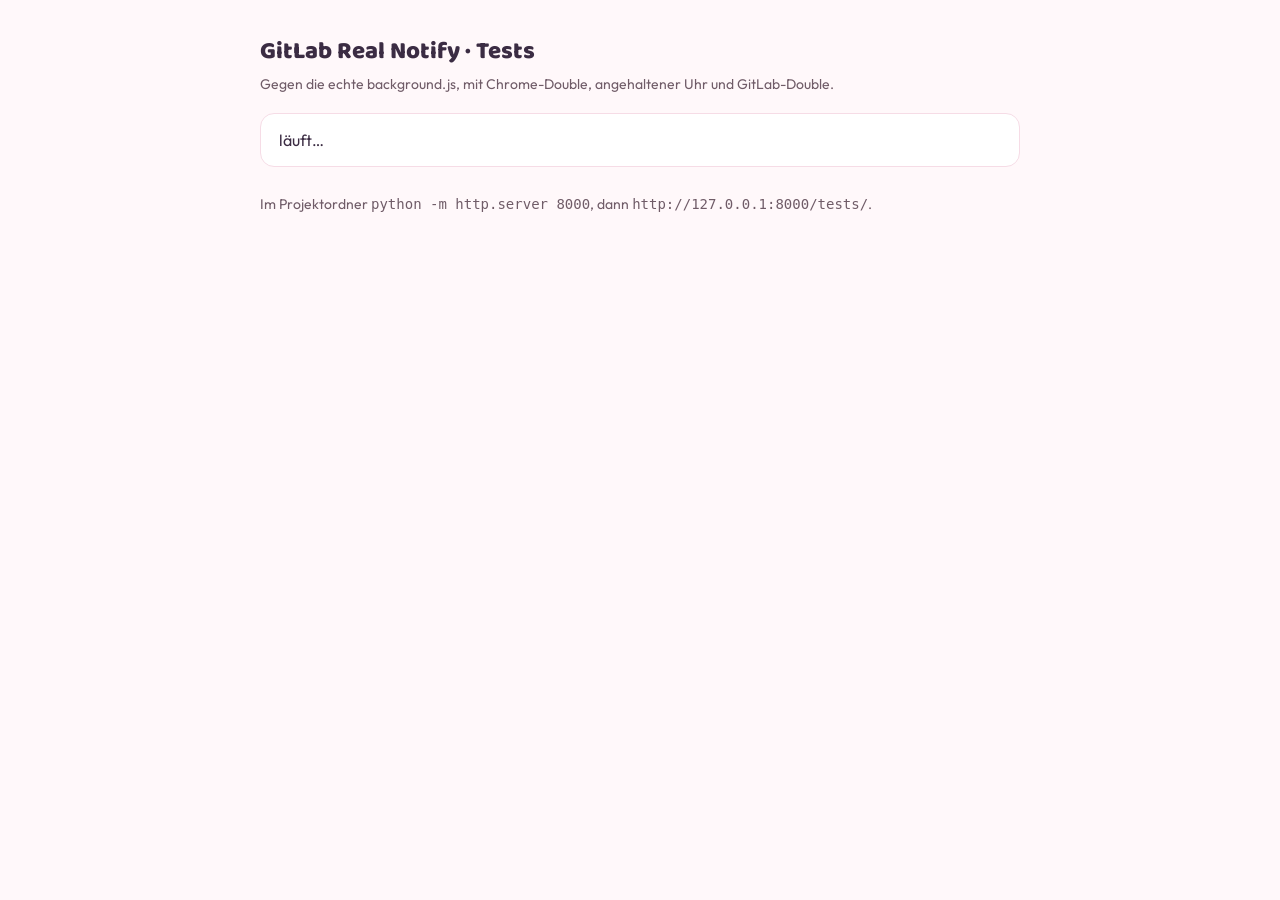
<file: tests/index.html>
<!DOCTYPE html>
<html lang="de">
<head>
<meta charset="utf-8" />
<meta name="viewport" content="width=device-width, initial-scale=1" />
<title>GitLab Real Notify · Tests</title>
<link rel="stylesheet" href="../theme.css" />
<style>
  * { box-sizing: border-box; margin: 0; padding: 0; }
  body {
    background: var(--bg); color: var(--ink);
    font-family: var(--font-body);
    padding: 32px 24px 64px;
    display: flex; justify-content: center;
  }
  main { width: 100%; max-width: 760px; }
  h1 { font-family: var(--font-display); font-weight: 800; font-size: 24px; }
  .lede { font-size: 14px; color: var(--muted); margin-top: 4px; }
  .summary {
    margin: 20px 0 24px; padding: 16px 18px;
    border-radius: 14px; border: 1px solid var(--line); background: var(--panel);
  }
  .summary .big { font-family: var(--font-display); font-weight: 800; font-size: 28px; }
  .pass { color: var(--mint-ink); }
  .fail { color: var(--accent-ink); }
  .suite { margin-bottom: 18px; }
  .suite h2 {
    font-family: var(--font-display); font-weight: 700; font-size: 15px;
    padding-bottom: 6px; border-bottom: 1px solid var(--line-soft);
  }
  ul { list-style: none; margin-top: 8px; }
  li { font-size: 14px; line-height: 1.7; }
  li.no { color: var(--accent-ink); }
  .detail { font-family: var(--font-mono); font-size: 14px; color: var(--muted-2); white-space: pre-wrap; }
  code { font-family: var(--font-mono); font-size: 14px; }
  .hint { margin-top: 28px; font-size: 14px; color: var(--muted); }
</style>
</head>
<body>
  <main>
    <h1>GitLab Real Notify · Tests</h1>
    <p class="lede">Gegen die echte background.js, mit Chrome-Double, angehaltener Uhr und GitLab-Double.</p>
    <div class="summary" id="summary">läuft…</div>
    <div id="report"></div>
    <p class="hint">Im Projektordner <code>python -m http.server 8000</code>, dann
      <code>http://127.0.0.1:8000/tests/</code>.</p>
  </main>

  <script src="harness.js"></script>
  <script src="suite-poll.js"></script>
  <script src="suite-newmrs.js"></script>
  <script>
  (async () => {
    const report = await RN.run();
    const alle = report.reduce((a, s) => a.concat(s.results), []);
    const fehler = alle.filter((r) => !r.ok);
    const sum = document.getElementById("summary");
    const big = document.createElement("span");
    big.className = "big " + (fehler.length ? "fail" : "pass");
    big.textContent = fehler.length ? fehler.length + " von " + alle.length + " fehlgeschlagen"
                                    : alle.length + " Prüfungen grün";
    sum.textContent = "";
    sum.appendChild(big);

    const out = document.getElementById("report");
    for (const s of report) {
      const div = document.createElement("div");
      div.className = "suite";
      const h = document.createElement("h2");
      h.textContent = s.name;
      div.appendChild(h);
      const ul = document.createElement("ul");
      for (const r of s.results) {
        const li = document.createElement("li");
        li.className = r.ok ? "ok" : "no";
        li.textContent = (r.ok ? "✓ " : "✕ ") + r.name;
        if (!r.ok && r.detail != null) {
          const d = document.createElement("div");
          d.className = "detail";
          d.textContent = typeof r.detail === "string" ? r.detail : JSON.stringify(r.detail);
          li.appendChild(d);
        }
        ul.appendChild(li);
      }
      div.appendChild(ul);
      out.appendChild(div);
    }
    document.title = (fehler.length ? "FAIL " + fehler.length : "PASS") + " · Real Notify Tests";
    window.__rnResult = { total: alle.length, failed: fehler.length, failures: fehler };
  })();
  </script>
</body>
</html>
</file>
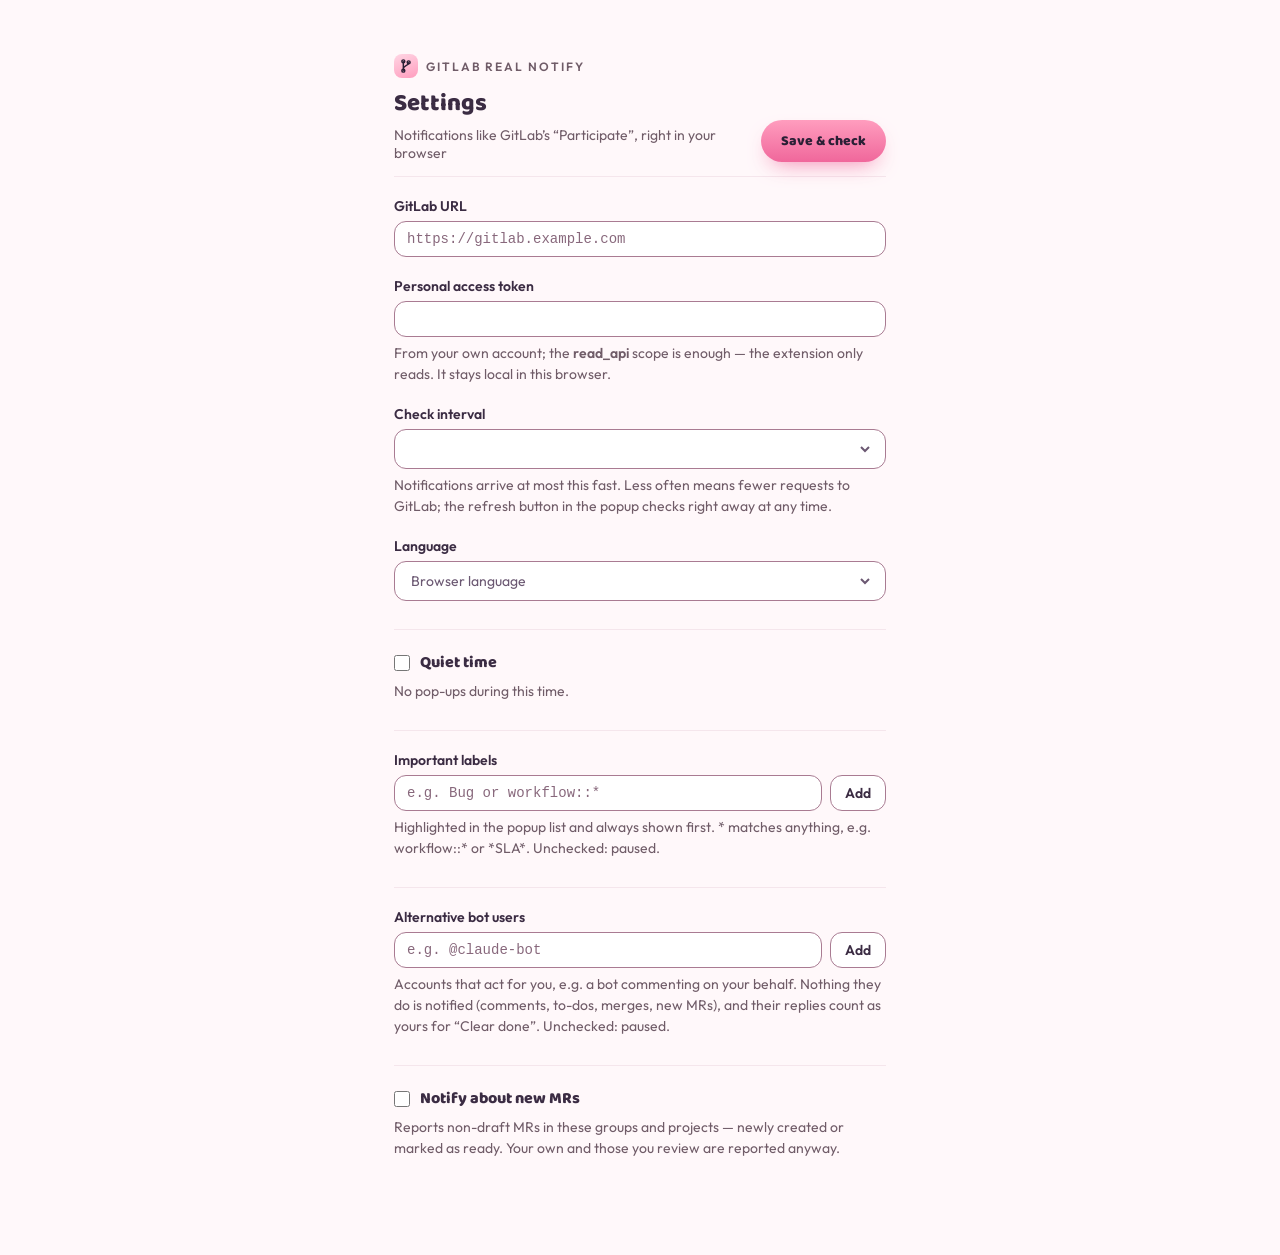
<file: options.html>
<!DOCTYPE html>
<html lang="en">
<head>
<meta charset="utf-8" />
<meta name="viewport" content="width=device-width, initial-scale=1" />
<title data-i18n="pageTitle">GitLab Real Notify · Settings</title>
<link rel="stylesheet" href="theme.css" />
<style>
  * { box-sizing: border-box; margin: 0; padding: 0; }
  body {
    background: var(--bg);
    color: var(--ink);
    font-family: var(--font-body);
    display: flex; justify-content: center;
    padding: 26px 24px 64px;
  }
  main { width: 100%; max-width: 560px; padding: 14px 34px 32px; }

  /* Kopf bleibt beim Scrollen stehen — der einzige Speichern-Knopf ist sonst
     weit weg von den Listen unten. */
  .top {
    position: sticky; top: 0; z-index: 1;
    background: var(--bg);
    display: flex; justify-content: space-between; align-items: flex-end;
    gap: 20px;
    border-bottom: 1px solid var(--track);
    padding: 14px 0;
    margin-bottom: 20px;
  }
  .brand { display: flex; align-items: center; gap: 8px; margin-bottom: 6px; }
  .brand .eyebrow { font-size: 12px; letter-spacing: 0.16em; font-weight: 700; } /* wie im Popup */
  h1 { font-family: var(--font-display); font-weight: 800; font-size: 24px; }
  .lede { margin-top: 3px; font-size: 14px; color: var(--muted); }
  #save { padding: 10px 20px; font-size: 14px; flex-shrink: 0; }

  .notiz {
    margin: 0 0 20px; padding: 10px 12px;
    border-radius: 12px; background: var(--tally-bg);
    font-size: 14px; line-height: 1.55; color: var(--ink);
  }
  .notiz.ok { background: var(--ok-bg); color: var(--ok-ink); font-weight: 600; }

  /* minmax(0,…): sonst wächst die Spalte mit dem längsten Pfad und die Seite scrollt seitwärts. */
  .grid { display: grid; grid-template-columns: minmax(0, 1fr); gap: 20px; }
  label {
    display: block;
    font-size: 14px; font-weight: var(--label-weight); color: var(--label);
    margin-bottom: 6px;
  }
  .field {
    display: flex; align-items: center;
    background: var(--panel);
    border: 1px solid var(--field-line);
    border-radius: 12px;
    padding: 9px 12px;
  }
  /* Gleicher Mint-Ring wie bei allen anderen Bedienelementen. */
  .field:focus-within { border-color: var(--accent-ink); box-shadow: 0 0 0 3px var(--mint); }
  .field input {
    flex: 1; min-width: 0;
    border: none; background: transparent; color: var(--field-ink);
    font-family: var(--font-mono); font-size: 14px;
  }
  .field input:focus, .field select:focus { outline: none; }
  .field input::placeholder { color: var(--muted-2); opacity: 1; }
  .field select {
    flex: 1; min-width: 0;
    border: none; background: transparent; color: var(--field-ink);
    font-family: var(--font-body); font-size: 14px; cursor: pointer;
  }
  .field select option { background: var(--panel); color: var(--ink); }
  .feldhinweis { margin-top: 6px; font-size: 14px; line-height: 1.5; color: var(--muted); }
  .feldhinweis a { color: var(--accent-ink); }

  /* ── Neue MRs ─────────────────────────────────────── */
  .block { margin-top: 28px; padding-top: 20px; border-top: 1px solid var(--track); }
  .switch {
    display: flex; align-items: center; gap: 10px; margin: 0;
    font-family: var(--font-display); font-size: 16px; font-weight: 700; color: var(--ink);
    cursor: pointer;
  }
  .switch input, .rows input { width: 16px; height: 16px; accent-color: var(--accent-lo); cursor: pointer; }
  #mrBox { display: grid; grid-template-columns: minmax(0, 1fr); gap: 20px; margin-top: 18px; }

  .quietRow { display: flex; flex-wrap: wrap; align-items: flex-end; gap: 12px 16px; margin-top: 14px; }
  .quietRow[hidden] { display: none; }
  .quietRow .field input { font-family: var(--font-body); }
  .check { display: flex; align-items: center; gap: 8px; margin: 0 0 10px; cursor: pointer; }
  .check input { width: 16px; height: 16px; accent-color: var(--accent-lo); cursor: pointer; }

  .rows { list-style: none; margin-bottom: 8px; }
  .rows:empty { display: none; }
  .rows li {
    display: flex; align-items: center; gap: 8px;
    padding: 4px 4px 4px 2px; border-bottom: 1px solid var(--line-soft);
  }
  .rows label {
    flex: 1; min-width: 0; display: flex; align-items: center; gap: 8px; margin: 0;
    font-family: var(--font-mono); font-size: 14px; font-weight: 400; color: var(--field-ink);
    cursor: pointer;
  }
  .rows label span { overflow: hidden; text-overflow: ellipsis; white-space: nowrap; }
  .rows li.off label span { text-decoration: line-through; color: var(--muted-2); }
  .tag { font-size: 14px; color: var(--muted); flex-shrink: 0; }
  .tag.bad { color: var(--accent-ink); font-weight: 600; }
  button.x {
    flex-shrink: 0; width: 28px; height: 28px;
    border: none; border-radius: 8px; background: transparent;
    color: var(--muted-2); font-size: 18px; line-height: 1; cursor: pointer;
  }
  button.x:hover { color: var(--accent-ink); background: var(--hover); }
  button.x:focus-visible { outline: 3px solid var(--mint); outline-offset: -3px; }

  .add { display: flex; gap: 8px; }
  .add .field { flex: 1; }
  .add button {
    flex-shrink: 0; padding: 0 14px;
    background: var(--panel); border: 1px solid var(--field-line); border-radius: 12px;
    font-family: var(--font-body); font-size: 14px; font-weight: 600; color: var(--ink);
    cursor: pointer;
  }
  .add button:hover { border-color: var(--accent); color: var(--accent-ink); }
  .add button:focus-visible { outline: 3px solid var(--mint); outline-offset: 2px; }

  @media (max-width: 520px) {
    main { padding: 24px 4px 32px; }
    .top { flex-direction: column; align-items: flex-start; }
  }
</style>
</head>
<body>
  <main>
    <div class="top">
      <div>
        <div class="brand">
          <div class="mark" aria-hidden="true">
            <svg viewBox="0 0 24 24" fill="none" stroke="var(--icon-ink)" stroke-width="2.2" stroke-linecap="round">
              <path d="M8 5.5v13M16 7c0 5-8 4-8 9" />
              <circle cx="8" cy="5" r="2.2" /><circle cx="8" cy="19" r="2.2" /><circle cx="16" cy="6.5" r="2.2" />
            </svg>
          </div>
          <span class="eyebrow">GitLab Real Notify</span>
        </div>
        <h1 data-i18n="settings">Settings</h1>
        <p class="lede" data-i18n="lede">Notifications like GitLab’s “Participate”, right in your browser</p>
      </div>
      <button class="pill" id="save" data-i18n="save">Save &amp; check</button>
    </div>

    <p class="notiz" id="notiz" hidden role="status"></p>

    <div class="grid">
      <div>
        <label for="url" data-i18n="urlLabel">GitLab URL</label>
        <div class="field">
          <input id="url" type="url" spellcheck="false" placeholder="https://gitlab.example.com" />
        </div>
      </div>

      <div>
        <label for="token" data-i18n="tokenLabel">Personal access token</label>
        <div class="field">
          <input id="token" type="password" spellcheck="false" autocomplete="off"
                 aria-describedby="tokenHint" />
        </div>
        <p class="feldhinweis" id="tokenHint">
          <span data-i18n="tokenHint1">From your own account; the </span><strong>read_api</strong><span
          data-i18n="tokenHint2"> scope is enough — the extension only reads.</span><span id="tokenLinkWrap" hidden>
          <a id="tokenLink" href="#" target="_blank" rel="noopener" data-i18n="tokenLink">Create a token in GitLab</a>.</span>
          <span data-i18n="tokenHint3">It stays local in this browser.</span>
        </p>
      </div>

      <div>
        <label for="interval" data-i18n="intervalLabel">Check interval</label>
        <div class="field">
          <select id="interval" aria-describedby="intervalHint"></select>
        </div>
        <p class="feldhinweis" id="intervalHint" data-i18n="intervalHint">
          Notifications arrive at most this fast. Less often means fewer requests to GitLab;
          the refresh button in the popup checks right away at any time.
        </p>
      </div>

      <div>
        <label for="lang" data-i18n="langLabel">Language</label>
        <div class="field">
          <select id="lang">
            <option value="auto" data-i18n="langAuto">Browser language</option>
            <option value="en">English</option>
            <option value="de">Deutsch</option>
          </select>
        </div>
      </div>
    </div>

    <section class="block" aria-labelledby="quietHead">
      <label class="switch"><input type="checkbox" id="quietOn" aria-describedby="quietHint" />
        <span id="quietHead" data-i18n="quietHead">Quiet time</span></label>
      <p class="feldhinweis" id="quietHint" data-i18n="quietHint">No pop-ups during this time.</p>
      <div class="quietRow" id="quietBox" hidden>
        <div>
          <label for="quietFrom" data-i18n="quietFrom">From</label>
          <div class="field"><input id="quietFrom" type="time" /></div>
        </div>
        <div>
          <label for="quietTo" data-i18n="quietTo">To</label>
          <div class="field"><input id="quietTo" type="time" /></div>
        </div>
        <label class="check"><input type="checkbox" id="quietWeekend" /> <span data-i18n="quietWeekend">All weekend</span></label>
      </div>
    </section>

    <section class="block">
      <label for="hotInput" data-i18n="hotLabel">Important labels</label>
      <ul class="rows" id="hotList"></ul>
      <div class="add">
        <div class="field"><input id="hotInput" list="lblSuggest" spellcheck="false" placeholder="e.g. Bug or workflow::*" data-i18n-placeholder="hotPlaceholder"
                                  aria-describedby="hotHint" /></div>
        <button type="button" id="hotAdd" data-i18n="add">Add</button>
      </div>
      <p class="feldhinweis" id="hotHint" data-i18n="hotHint">Highlighted in the popup list and always shown first.
        * matches anything, e.g. workflow::* or *SLA*. Unchecked: paused.</p>
    </section>

    <section class="block">
      <label for="userInput" data-i18n="userLabel">Alternative bot users</label>
      <ul class="rows" id="userList"></ul>
      <div class="add">
        <div class="field"><input id="userInput" spellcheck="false" placeholder="e.g. @claude-bot" data-i18n-placeholder="userPlaceholder"
                                  aria-describedby="userHint" /></div>
        <button type="button" id="userAdd" data-i18n="add">Add</button>
      </div>
      <p class="feldhinweis" id="userHint" data-i18n="userHint">Accounts that act for you, e.g. a bot commenting on
        your behalf. Nothing they do is notified (comments, to-dos, merges, new MRs), and their replies count as
        yours for “Clear done”. Unchecked: paused.</p>
    </section>

    <section class="block" aria-labelledby="mrHead">
      <label class="switch"><input type="checkbox" id="mrOn" aria-describedby="mrHint" />
        <span id="mrHead" data-i18n="mrHead">Notify about new MRs</span></label>
      <p class="feldhinweis" id="mrHint" data-i18n="mrHint">
        Reports non-draft MRs in these groups and projects — newly created or marked as
        ready. Your own and those you review are reported anyway.
      </p>

      <div id="mrBox" hidden>
        <div>
          <label for="nsInput" data-i18n="nsLabel">Groups and projects</label>
          <ul class="rows" id="nsList"></ul>
          <div class="add">
            <div class="field"><input id="nsInput" spellcheck="false" placeholder="e.g. example-group/team" data-i18n-placeholder="nsPlaceholder"
                                      aria-describedby="nsHint" /></div>
            <button type="button" id="nsAdd" data-i18n="add">Add</button>
          </div>
          <p class="feldhinweis" id="nsHint" data-i18n="nsHint">Path or link from GitLab. Groups include subgroups.
            Unchecked: paused.</p>
        </div>

        <div>
          <label for="lblInput" data-i18n="lblLabel">Ignore labels</label>
          <ul class="rows" id="lblList"></ul>
          <div class="add">
            <div class="field"><input id="lblInput" list="lblSuggest" spellcheck="false"
                                      placeholder="e.g. dependencies" data-i18n-placeholder="lblPlaceholder" aria-describedby="lblHint" /></div>
            <button type="button" id="lblAdd" data-i18n="add">Add</button>
          </div>
          <datalist id="lblSuggest"></datalist>
          <p class="feldhinweis" id="lblHint" data-i18n="lblHint">MRs with any of these labels are not reported,
            e.g. Renovate MRs labeled “dependencies”.</p>
        </div>
      </div>
    </section>
  </main>
  <script src="i18n.js"></script>
  <script src="options.js"></script>
</body>
</html>
</file>
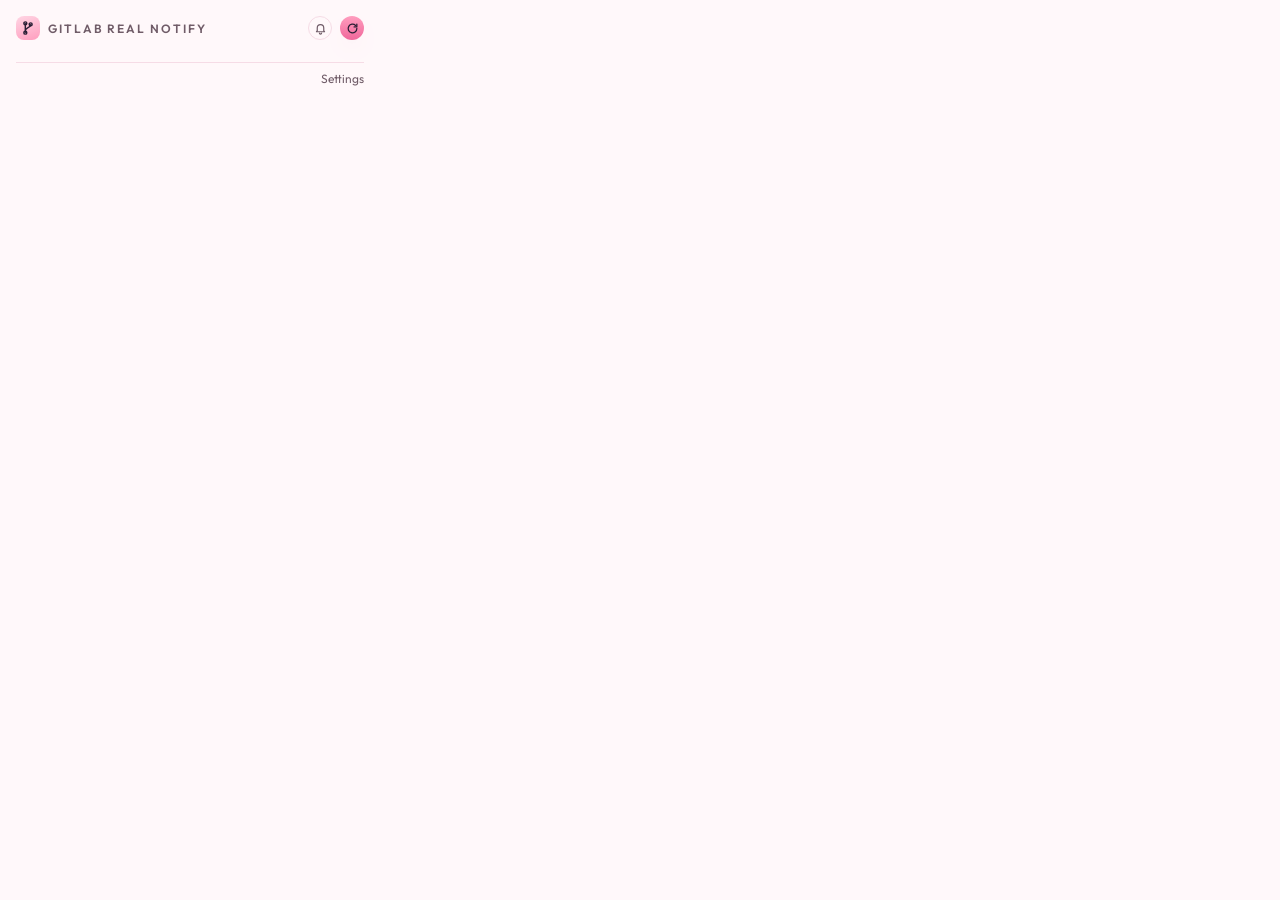
<file: popup.html>
<!DOCTYPE html>
<html lang="en">
<head>
<meta charset="utf-8" />
<link rel="stylesheet" href="theme.css" />
<style>
  * { box-sizing: border-box; margin: 0; padding: 0; }
  body {
    width: 380px; /* 14px-Text braucht Platz, sonst kappen die Titel früh */
    background: var(--bg);
    color: var(--ink);
    font-family: var(--font-body);
    padding: 16px;
  }

  .head { display: flex; align-items: center; gap: 8px; margin-bottom: 12px; }
  .head .eyebrow { flex: 1; font-size: 12px; letter-spacing: 0.16em; font-weight: 700; } /* bewusst klein: Marke, kein Lesetext */
  #check, #mute {
    width: 24px; height: 24px; padding: 0; /* so hoch wie die .mark-Plakette links */
    display: flex; align-items: center; justify-content: center;
  }
  #check svg, #mute svg { width: 13px; height: 13px; display: block; }
  /* Glocke: Nebenknopf ohne Füllung, damit „Jetzt prüfen“ die einzige Pille
     bleibt. Durchgestrichen und hervorgehoben, solange still ist. */
  #mute {
    border: 1px solid var(--line); border-radius: 999px;
    background: transparent; color: var(--muted); cursor: pointer;
  }
  #mute:hover { color: var(--accent-ink); background: var(--hover); }
  #mute:focus-visible { outline: 3px solid var(--mint); outline-offset: 2px; }
  #mute .slash { display: none; }
  #mute.quiet { color: var(--ink); background: var(--tally-bg); border-color: var(--accent-ink); }
  #mute.quiet .slash { display: inline; }
  #mute[hidden] { display: none; }
  /* Dreht sich, solange geprüft wird (busy); ohne Token nur ausgegraut (disabled). */
  #check.busy svg { animation: spin 0.8s linear infinite; }
  #check:disabled:not(.busy) { cursor: not-allowed; }
  @keyframes spin { to { transform: rotate(360deg); } }
  @media (prefers-reduced-motion: reduce) { #check.busy svg { animation: none; } }

  .error {
    padding: 10px 12px; margin-bottom: 10px;
    border-radius: 12px; background: var(--tally-bg);
    font-size: 14px; line-height: 1.5;
  }

  ul { list-style: none; max-height: 420px; overflow-y: auto; }
  li { display: flex; align-items: flex-start; }
  li + li { border-top: 1px solid var(--line-soft); }
  a.event {
    display: block; flex: 1; min-width: 0; padding: 8px 6px 8px 12px;
    color: inherit; text-decoration: none;
    border-radius: 8px; position: relative;
  }
  a.event:hover { background: var(--hover); }
  a.event:focus-visible { outline: 3px solid var(--mint); outline-offset: -3px; }
  /* Ungelesen: Punkt in Akzentfarbe plus fetter Titel, nicht nur Farbe. */
  a.event.unread::before {
    content: ""; position: absolute; left: 2px; top: 15px;
    width: 6px; height: 6px; border-radius: 50%; background: var(--accent-ink); /* 4,6:1, --accent war 2,8:1 */
  }
  a.event.unread .title { font-weight: 700; color: var(--ink); }
  /* Gelesene etwas zurücknehmen — im Dunkelmodus wirkt 400 sonst fast wie fett. */
  .title { font-size: 15px; line-height: 1.35; color: var(--label);
    overflow: hidden; text-overflow: ellipsis; white-space: nowrap; }
  .message { font-size: 14px; line-height: 1.4; color: var(--muted); margin-top: 2px;
    display: -webkit-box; -webkit-line-clamp: 2; -webkit-box-orient: vertical; overflow: hidden; }
  /* Genau eine Zeile: Labels, die nicht mehr passen, brechen in eine zweite
     Zeile um, die abgeschnitten ist — sie fehlen ganz statt halb. Alle stehen im Tooltip. */
  .when { font-size: 14px; color: var(--muted-2); margin-top: 2px;
    display: flex; flex-wrap: wrap; align-items: center; column-gap: 4px;
    line-height: 20px; height: 20px; overflow: hidden; white-space: nowrap; }
  /* Labels: klein, nur Umriss; ein sehr langes wird mit … gekürzt. */
  .when .label {
    flex: 0 0 auto; max-width: 160px;
    overflow: hidden; text-overflow: ellipsis;
    font-size: 12px; line-height: 16px; padding: 0 6px;
    border: 1px solid var(--line); border-radius: 8px; color: var(--muted);
  }
  .when .label:first-of-type { margin-left: 4px; }
  /* Wichtige Labels (Einstellungen): gefüllt, fett, Akzent am Rand — nicht nur Farbe.
     Schrift dunkel: --accent-ink auf --tally-bg wären nur 4,1:1, --ink sind 10,8:1. */
  .when .label.hot { background: var(--tally-bg); border-color: var(--accent-ink); color: var(--ink); font-weight: 700; }
  /* To-dos stehen oben; nach dem letzten eine kräftigere Linie. */
  li.rest-start { border-top: 2px solid var(--ghost-line); }

  /* Wegdrücken: unaufdringlich, beim Überfahren der Zeile deutlicher. */
  button.x {
    flex-shrink: 0; width: 28px; height: 28px; margin-top: 6px;
    border: none; border-radius: 8px; background: transparent;
    color: var(--muted-2); font-size: 18px; line-height: 1; cursor: pointer;
  }
  li:hover button.x { color: var(--muted); }
  button.x:hover { color: var(--accent-ink); background: var(--hover); }
  button.x:focus-visible { outline: 3px solid var(--mint); outline-offset: -3px; }

  button.link {
    border: none; background: none; padding: 0; cursor: pointer;
    font: inherit; color: var(--muted);
  }
  button.link:hover { color: var(--accent-ink); }
  button.link:disabled { opacity: 0.5; cursor: not-allowed; }
  .error button.link { color: var(--accent-ink); text-decoration: underline; }
  button.link:focus-visible { outline: 3px solid var(--mint); outline-offset: 2px; }

  .empty { font-size: 14px; color: var(--muted); padding: 18px 0; text-align: center; }

  /* Aufräumen: eigene Zeile, in der Fußzeile ist auf Deutsch kein Platz. */
  .tools { font-size: 12px; color: var(--muted-2); text-align: right; margin-top: 6px; }
  .tools[hidden] { display: none; }

  .foot {
    display: flex; justify-content: space-between; gap: 8px;
    font-size: 12px; color: var(--muted-2); /* bewusst klein: Nebeninfo, wie der Schriftzug oben */
    margin-top: 10px; padding-top: 8px; border-top: 1px solid var(--line);
  }
  .foot a { color: var(--muted); text-decoration: none; }
  .foot a:hover { color: var(--accent-ink); }
</style>
</head>
<body>
  <div class="head">
    <div class="mark" aria-hidden="true">
      <svg viewBox="0 0 24 24" fill="none" stroke="var(--icon-ink)" stroke-width="2.2" stroke-linecap="round">
        <path d="M8 5.5v13M16 7c0 5-8 4-8 9" />
        <circle cx="8" cy="5" r="2.2" /><circle cx="8" cy="19" r="2.2" /><circle cx="16" cy="6.5" r="2.2" />
      </svg>
    </div>
    <span class="eyebrow">GitLab Real Notify</span>
    <button type="button" id="mute" aria-pressed="false" title="Mute for 1 hour" aria-label="Mute for 1 hour" data-i18n-title="mute" data-i18n-aria="mute">
      <svg viewBox="0 0 24 24" fill="none" stroke="currentColor" stroke-width="2.2" stroke-linecap="round" stroke-linejoin="round" aria-hidden="true">
        <path d="M6 16V11a6 6 0 0 1 12 0v5l1.5 2h-15z" /><path d="M10 20.5a2 2 0 0 0 4 0" /><path class="slash" d="M4 4l16 16" />
      </svg>
    </button>
    <button class="pill" id="check" title="Check now" aria-label="Check now" data-i18n-title="checkNow" data-i18n-aria="checkNow">
      <svg viewBox="0 0 24 24" fill="none" stroke="currentColor" stroke-width="2.4" stroke-linecap="round" stroke-linejoin="round" aria-hidden="true">
        <path d="M20 12a8 8 0 1 1-2.34-5.66" /><path d="M20 4v5h-5" />
      </svg>
    </button>
  </div>

  <p class="error" id="error" hidden role="alert"></p>
  <ul id="list"></ul>
  <p class="empty" id="empty" hidden data-i18n="nothingNew">Nothing new yet</p>

  <div class="tools" id="tools" hidden>
    <button type="button" class="link" id="openAll" data-i18n="openAll" data-i18n-title="openAllHint" title="Open every notification in a background tab and remove it from the list">Open all</button> ·
    <button type="button" class="link" id="clearDone" data-i18n="clearDone" data-i18n-title="clearDoneHint" title="Remove notifications for merged or closed MRs and issues, resolved threads, comments you (or your bot) have replied to, and new MRs that already have a reviewer">Clear done</button> ·
    <button type="button" class="link" id="clearAll" data-i18n="clearAll">Clear all</button>
  </div>

  <div class="foot">
    <span id="last"></span>
    <span><a id="mrLink" href="#" target="_blank" rel="noopener" hidden data-i18n="mrList">MR list</a><span id="mrSep" hidden> · </span><a href="#" id="optionsLink" data-i18n="settings">Settings</a></span>
  </div>

  <script src="i18n.js"></script>
  <script src="popup.js"></script>
</body>
</html>
</file>
<file: theme.css>
/* GitLab Real Notify · Theme
   Übernommen aus ZeitBudget (Mochi Dual-Mode), ohne Maskottchen- und
   Zeitstufen-Token. Umschaltung ausschließlich über
   @media (prefers-color-scheme: dark) auf :root — kein Toggle.
   Kontrastwerte und ihre Herleitung: ../zeitbudget/theme.css. */

@font-face {
  font-family: "Baloo 2";
  font-weight: 400 650;
  font-display: swap;
  src: url("fonts/baloo-2-latin-600-normal.woff2") format("woff2");
}
@font-face {
  font-family: "Baloo 2";
  font-weight: 651 900;
  font-display: swap;
  src: url("fonts/baloo-2-latin-800-normal.woff2") format("woff2");
}
@font-face {
  font-family: "Outfit";
  font-weight: 300 500;
  font-display: swap;
  src: url("fonts/outfit-latin-400-normal.woff2") format("woff2");
}
@font-face {
  font-family: "Outfit";
  font-weight: 501 900;
  font-display: swap;
  src: url("fonts/outfit-latin-600-normal.woff2") format("woff2");
}

:root {
  color-scheme: light dark;

  --bg: #fff8fa;
  --panel: #ffffff;
  --line: #f6dce6;
  --line-soft: #f1e0e8;
  --track: #f5e6ec;
  --tally-bg: #ffe4ef;

  --ink: #3b2c43;
  --body: #4a3a52;
  --muted: #705c68;   /* 5,9:1 auf --bg */
  --muted-2: #88687c; /* 4,6:1 */
  --label: #3b2c43;
  --label-weight: 700;

  --accent: #f0679b;
  --accent-hi: #ff9dbe;
  --accent-lo: #f0679b;
  --on-accent: #2a1f35;
  --accent-ink: #dc1661;
  --mint: #2d976b;
  --mint-ink: #26805b;

  --ghost-line: #f0cfdd;
  --field-ink: #6b5872;
  --field-line: #a97b92; /* Feldrand 3,5:1 auf --panel — --line (1,3:1) war kaum sichtbar */
  --hover: #ffe4ef;      /* Zeilen-Hover; --panel auf --bg war 1,05:1 */
  --ok-bg: #e6f5ee;
  --ok-ink: #1f6f4e;     /* 5,4:1 auf --ok-bg */
  --btn-shadow: 0 10px 22px -10px rgba(240, 103, 155, 0.85);

  --icon-bg: linear-gradient(160deg, #ffd6e4, #ff9dbe);
  --icon-ink: #2a1f35;

  --font-display: "Baloo 2", system-ui, sans-serif;
  --font-body: "Outfit", system-ui, sans-serif;
  --font-mono: ui-monospace, SFMono-Regular, Menlo, Consolas, monospace;
}

@media (prefers-color-scheme: dark) {
  :root {
    --bg: #221a2b;
    --panel: #2e2338;
    --line: #3e3049;
    --line-soft: #332741;
    --track: #332741;
    --tally-bg: #3a2333;

    --ink: #f6eef6;
    --body: #f6eef6;
    --muted: #a896b4;
    --muted-2: #988aa4;
    --label: #c9b8d2;
    --label-weight: 600;

    --accent: #ff8fb5;
    --accent-hi: #ffa3c2;
    --accent-lo: #f2628f;
    --on-accent: #2a1f35;
    --accent-ink: #ff8fb5;
    --mint: #86e3c0;
    --mint-ink: #86e3c0;

    --ghost-line: #3e3049;
    --field-ink: #dccfe4;
    --field-line: #857199; /* 3,4:1 auf --panel */
    --hover: #3a2d46;
    --ok-bg: #23352f;
    --ok-ink: #86e3c0;     /* 8,5:1 auf --ok-bg */
    --btn-shadow: 0 12px 26px -10px rgba(255, 143, 181, 0.6);

    --icon-bg: linear-gradient(160deg, #ff8fb5, #e0709a);
    --icon-ink: #2a1f35;
  }
}

.pill {
  border: none;
  border-radius: 999px;
  background: linear-gradient(180deg, var(--accent-hi), var(--accent-lo));
  color: var(--on-accent);
  font-family: var(--font-display);
  font-weight: 700;
  cursor: pointer;
  box-shadow: var(--btn-shadow);
  transition: transform 0.1s ease, filter 0.1s ease;
}
.pill:hover { transform: translateY(-1px); filter: brightness(1.03); }
.pill:active { transform: translateY(1px); }
.pill:focus-visible { outline: 3px solid var(--mint); outline-offset: 2px; }
.pill:disabled { opacity: 0.55; cursor: progress; transform: none; }

.eyebrow {
  font-size: 14px;
  letter-spacing: 0.18em;
  text-transform: uppercase;
  color: var(--muted);
  font-weight: 600;
}

/* Branch-Symbol als Plakette, wie das Toolbar-Icon. */
.mark {
  width: 24px; height: 24px; flex-shrink: 0;
  border-radius: 8px;
  background: var(--icon-bg);
  display: flex; align-items: center; justify-content: center;
}
.mark svg { width: 16px; height: 16px; display: block; }

[hidden] { display: none !important; }

@media (prefers-reduced-motion: reduce) {
  .pill { transition: none; }
  .pill:hover, .pill:active { transform: none; }
}
</file>
